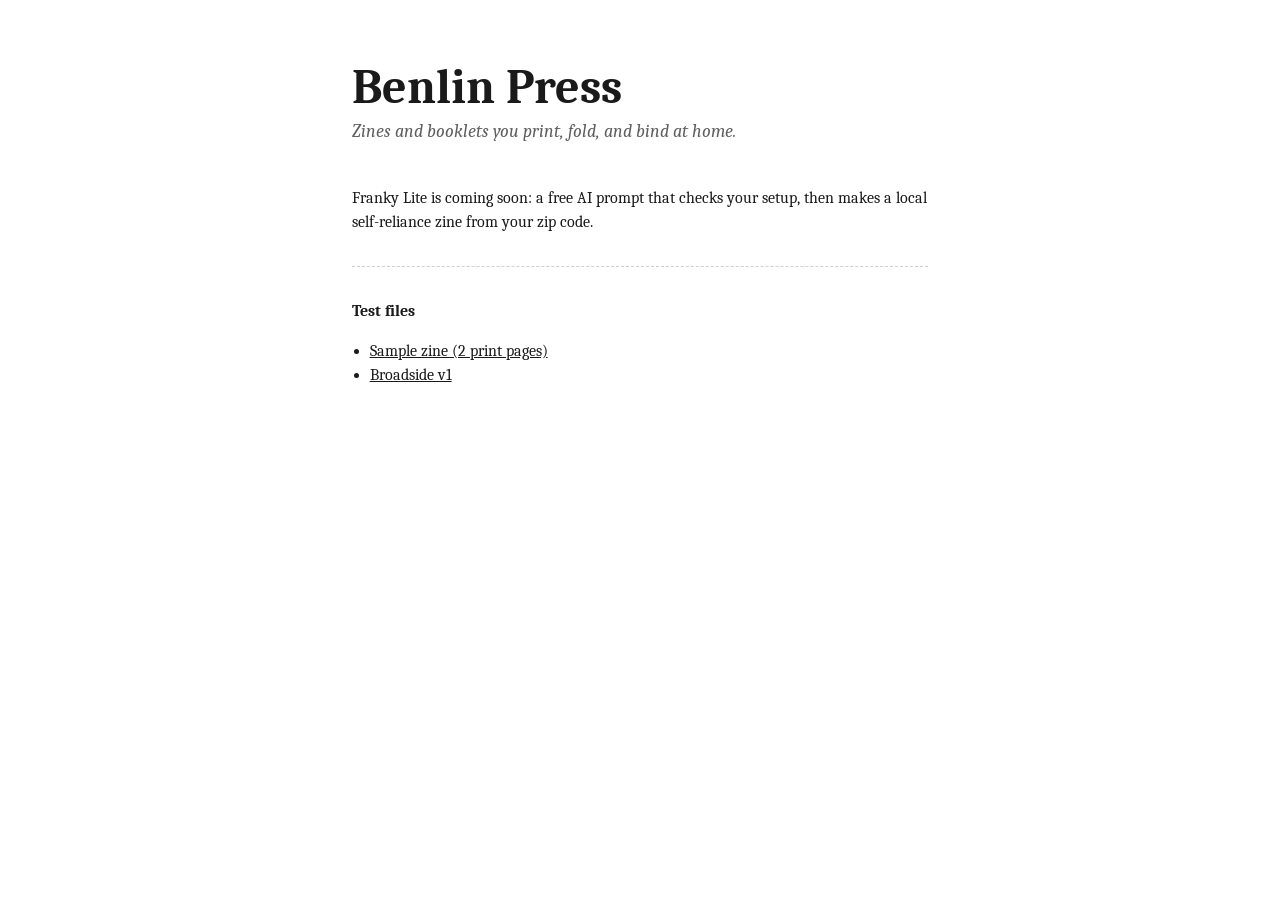
<file: index.html>
<!doctype html>
<html lang="en">
<head>
<meta charset="utf-8">
<meta name="viewport" content="width=device-width, initial-scale=1">
<title>Benlin Press</title>
<link href="https://fonts.googleapis.com/css2?family=Caladea:ital,wght@0,400;0,700;1,400&display=swap" rel="stylesheet">
<style>
  :root { --ink:#1a1a1a; --soft:#5f5f5f; --paper:#ffffff; --rule:#d0d0d0; color-scheme: light; }
  @media (prefers-color-scheme: dark) { :root { --ink:#ececec; --soft:#a8a8a8; --paper:#161616; --rule:#3a3a3a; color-scheme: dark; } }
  body { margin:0; background:var(--paper); color:var(--ink); font-family:Caladea, Cambria, Georgia, serif; line-height:1.5; }
  main { max-width: 36rem; margin: 0 auto; padding: 4rem 1.5rem; }
  h1 { font-size: 3rem; line-height:1; margin:0 0 .4rem; }
  .lede { font-style: italic; color: var(--soft); font-size:1.15rem; margin:0 0 2.5rem; }
  .fold { border-top:1px dashed var(--rule); margin: 2rem 0; }
  a { color: inherit; }
  ul { padding-left: 1.1rem; }
</style>
</head>
<body>
<main>
  <h1>Benlin Press</h1>
  <p class="lede">Zines and booklets you print, fold, and bind at home.</p>
  <p>Franky Lite is coming soon: a free AI prompt that checks your setup, then makes a local self-reliance zine from your zip code.</p>
  <div class="fold"></div>
  <p><strong>Test files</strong></p>
  <ul>
    <li><a href="sample-zine.html">Sample zine (2 print pages)</a></li>
    <li><a href="broadside.svg">Broadside v1</a></li>
  </ul>
</main>
</body>
</html>
</file>
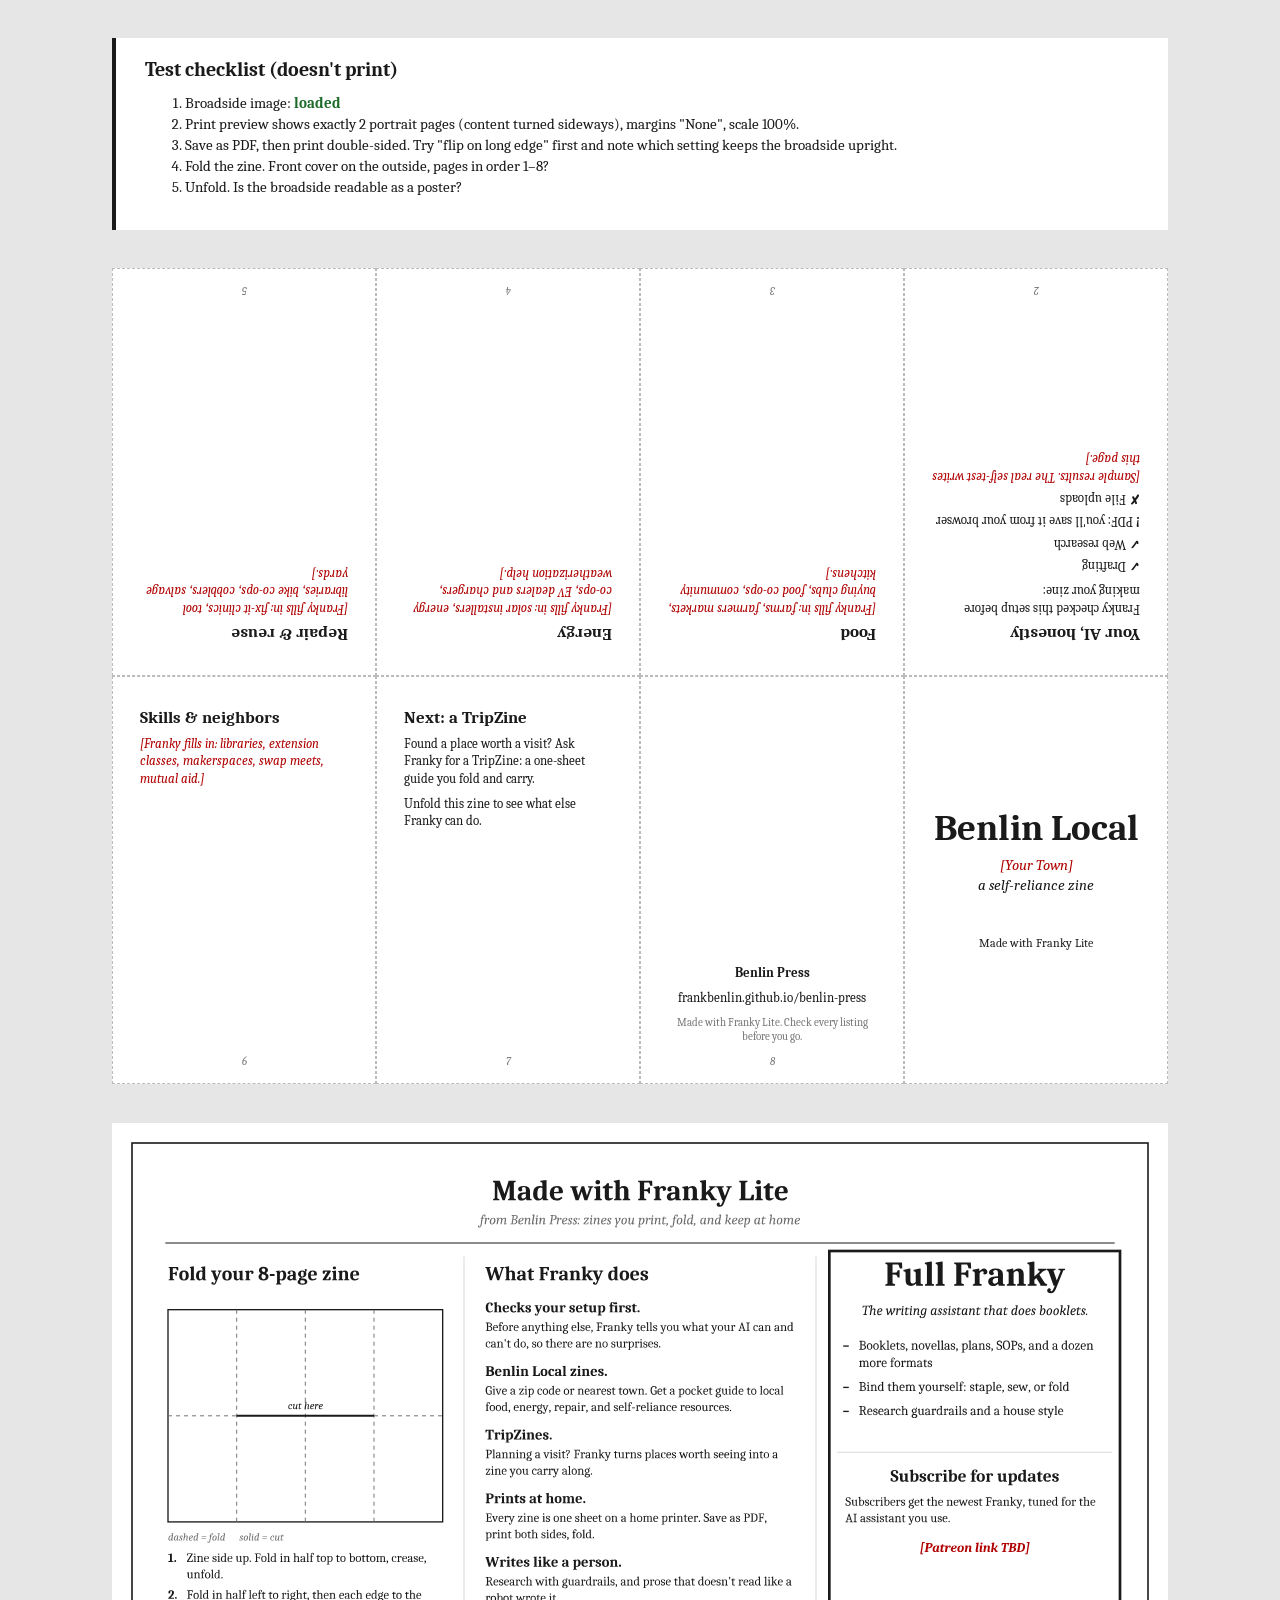
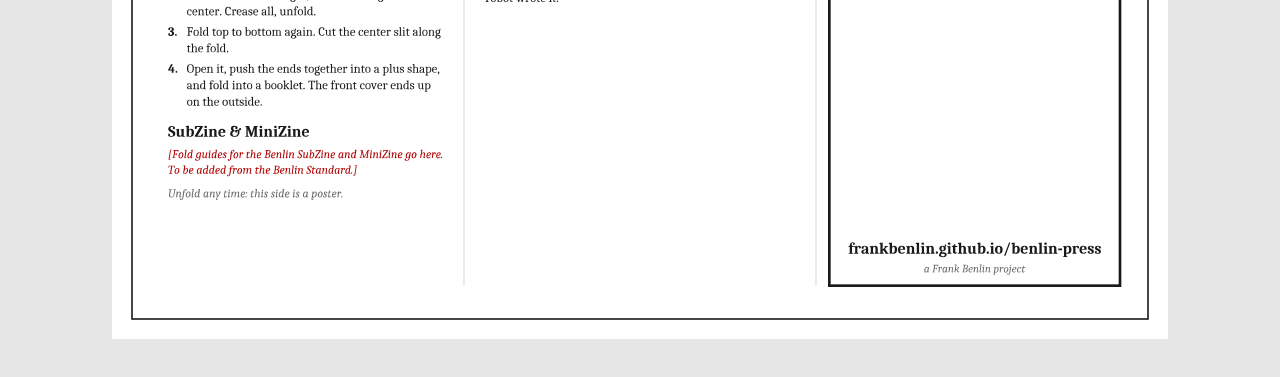
<file: sample-zine.html>
<!doctype html>
<html lang="en">
<head>
<meta charset="utf-8">
<meta name="viewport" content="width=device-width, initial-scale=1">
<title>Benlin Local, sample zine (test v1)</title>
<link rel="preconnect" href="https://fonts.googleapis.com">
<link href="https://fonts.googleapis.com/css2?family=Caladea:ital,wght@0,400;0,700;1,400&display=swap" rel="stylesheet">
<style>
  @page { size: 8.5in 11in; margin: 0; }
  * { box-sizing: border-box; }
  html, body { margin: 0; background: #e6e6e6; color: #1a1a1a;
    font-family: Caladea, Cambria, Georgia, "Times New Roman", serif; }
  .sheet { width: 11in; height: 8.5in; margin: 0.4in auto; background: #fff;
    position: relative; overflow: hidden; page-break-after: always; break-after: page; }
  .sheet:last-of-type { page-break-after: auto; break-after: auto; }
  /* 8-panel one-sheet zine: 4 columns x 2 rows, top row upside down */
  .grid { display: grid; grid-template-columns: repeat(4, 2.75in); grid-template-rows: repeat(2, 4.25in); }
  .panel { padding: 0.32in 0.28in; border: 0.5pt dashed #bbb; position: relative; font-size: 9.5pt; line-height: 1.38; }
  .top .panel, .panel.flip { transform: rotate(180deg); }
  .panel h2 { font-size: 13pt; margin: 0 0 0.08in; line-height: 1.15; }
  .panel p { margin: 0 0 0.08in; }
  .panel ul { margin: 0; padding-left: 0.16in; }
  .panel li { margin-bottom: 0.05in; }
  .pg { position: absolute; bottom: 0.14in; left: 0; right: 0; text-align: center; font-size: 8pt; color: #777; font-style: italic; }
  .todo { color: #b00000; font-style: italic; }
  .cover { display: flex; flex-direction: column; justify-content: center; text-align: center; }
  .cover .t { font-size: 28pt; font-weight: 700; line-height: 1; margin-bottom: 0.1in; }
  .cover .s { font-style: italic; font-size: 11pt; }
  .cover .by { margin-top: 0.4in; font-size: 9pt; }
  .back { display: flex; flex-direction: column; justify-content: flex-end; text-align: center; }
  .checks { list-style: none; padding: 0 !important; }
  .checks li::before { content: attr(data-s) " "; font-weight: 700; }
  /* broadside side */
  .bs img { width: 11in; height: 8.5in; display: block; }
  .bs .fallback { display: none; padding: 1in; font-size: 16pt; text-align: center; }
  .bs.failed img { display: none; } .bs.failed .fallback { display: block; }
  /* screen-only verification panel */
  .verify { max-width: 11in; margin: 0.4in auto 0; padding: 0.2in 0.3in; background: #fff; border-left: 4px solid #1a1a1a; font-size: 11pt; }
  .verify h1 { font-size: 15pt; margin: 0 0 0.1in; }
  .verify li { margin-bottom: 4px; }
  #bs-status.ok { color: #1d6b2b; } #bs-status.bad { color: #b00000; }
  @media print { html, body { background: #fff; } .sheet { margin: 0; width: 8.5in; height: 11in; } .rot { position: absolute; top: 0; left: 0; width: 11in; height: 8.5in; transform-origin: 0 0; transform: translateY(11in) rotate(-90deg); } .verify { display: none; } .panel { border-color: transparent; } }
</style>
</head>
<body>

<section class="verify">
  <h1>Test checklist (doesn't print)</h1>
  <ol>
    <li>Broadside image: <strong id="bs-status">checking…</strong></li>
    <li>Print preview shows exactly 2 portrait pages (content turned sideways), margins "None", scale 100%.</li>
    <li>Save as PDF, then print double-sided. Try "flip on long edge" first and note which setting keeps the broadside upright.</li>
    <li>Fold the zine. Front cover on the outside, pages in order 1–8?</li>
    <li>Unfold. Is the broadside readable as a poster?</li>
  </ol>
</section>

<!-- SIDE 1: the zine. Imposition: top row (upside down) 5 4 3 2 / bottom row 6 7 8 1 -->
<div class="sheet">
 <div class="rot">
  <div class="grid">
    <div class="panel flip">
      <h2>Repair &amp; reuse</h2>
      <p class="todo">[Franky fills in: fix-it clinics, tool libraries, bike co-ops, cobblers, salvage yards.]</p>
      <div class="pg">5</div>
    </div>
    <div class="panel flip">
      <h2>Energy</h2>
      <p class="todo">[Franky fills in: solar installers, energy co-ops, EV dealers and chargers, weatherization help.]</p>
      <div class="pg">4</div>
    </div>
    <div class="panel flip">
      <h2>Food</h2>
      <p class="todo">[Franky fills in: farms, farmers markets, buying clubs, food co-ops, community kitchens.]</p>
      <div class="pg">3</div>
    </div>
    <div class="panel flip">
      <h2>Your AI, honestly</h2>
      <p>Franky checked this setup before making your zine:</p>
      <ul class="checks">
        <li data-s="✓">Drafting</li>
        <li data-s="✓">Web research</li>
        <li data-s="!">PDF: you'll save it from your browser</li>
        <li data-s="✗">File uploads</li>
      </ul>
      <p class="todo">[Sample results. The real self-test writes this page.]</p>
      <div class="pg">2</div>
    </div>

    <div class="panel">
      <h2>Skills &amp; neighbors</h2>
      <p class="todo">[Franky fills in: libraries, extension classes, makerspaces, swap meets, mutual aid.]</p>
      <div class="pg">6</div>
    </div>
    <div class="panel">
      <h2>Next: a TripZine</h2>
      <p>Found a place worth a visit? Ask Franky for a TripZine: a one-sheet guide you fold and carry.</p>
      <p>Unfold this zine to see what else Franky can do.</p>
      <div class="pg">7</div>
    </div>
    <div class="panel back">
      <p><strong>Benlin Press</strong></p>
      <p>frankbenlin.github.io/benlin-press</p>
      <p style="font-size:8pt;color:#777">Made with Franky Lite. Check every listing before you go.</p>
      <div class="pg">8</div>
    </div>
    <div class="panel cover">
      <div class="t">Benlin Local</div>
      <div class="s"><span class="todo">[Your Town]</span><br>a self-reliance zine</div>
      <div class="by">Made with Franky Lite</div>
    </div>
  </div>
 </div>
</div>

<!-- SIDE 2: the broadside, loaded from GitHub Pages -->
<div class="sheet bs" id="bs">
 <div class="rot">
  <img src="https://frankbenlin.github.io/benlin-press/broadside.svg"
       alt="Benlin Press broadside: how to fold, what Franky does, Full Franky"
       onload="ok()" onerror="tryLocal(this)">
  <div class="fallback">
    <p><strong>Unfold me.</strong></p>
    <p>Get Full Franky and fold guides at frankbenlin.github.io/benlin-press</p>
  </div>
 </div>
</div>

<script>
  var s = document.getElementById('bs-status');
  function ok(){ s.textContent = 'loaded'; s.className = 'ok'; }
  function tryLocal(img){
    if (!img.dataset.local){ img.dataset.local = 1; img.src = 'broadside.svg'; s.textContent = 'hosted copy failed, trying local'; return; }
    document.getElementById('bs').className += ' failed';
    s.textContent = 'not loaded, text fallback will print'; s.className = 'bad';
  }
</script>
</body>
</html>
</file>
